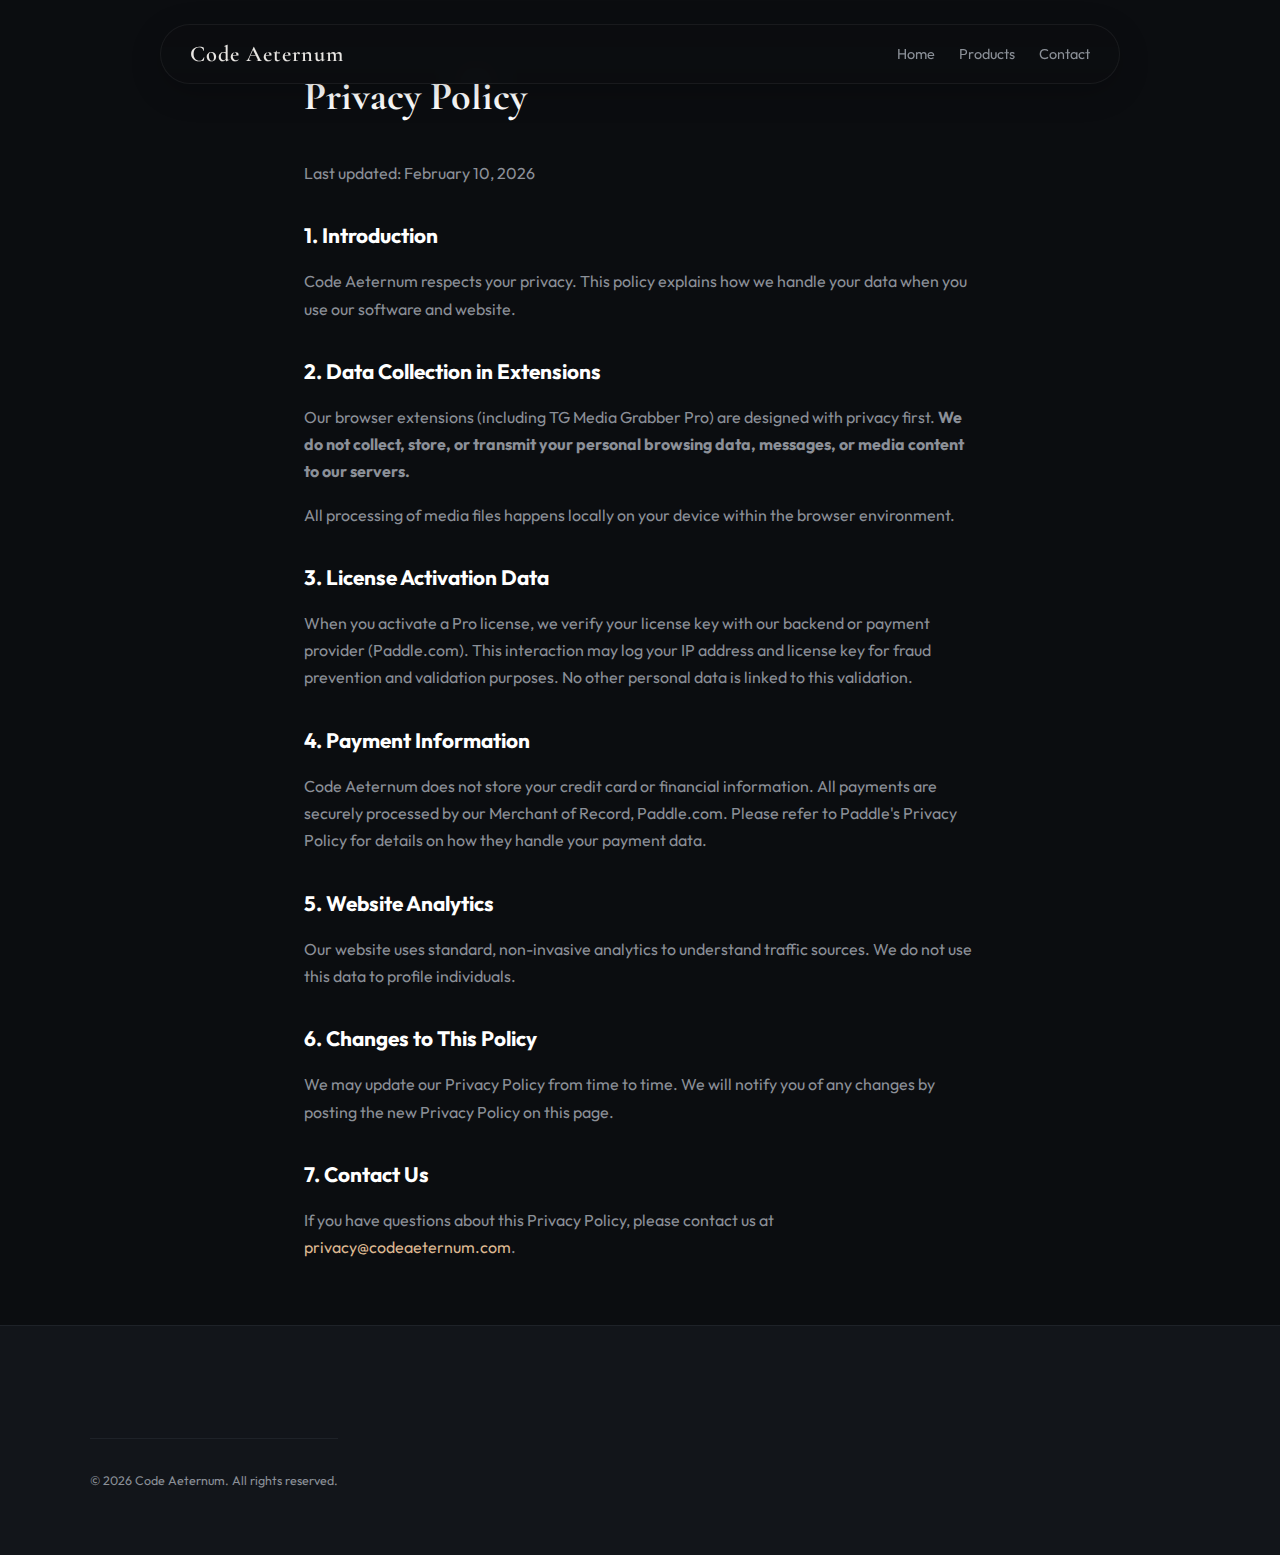
<file: privacy.html>
<!DOCTYPE html>
<html lang="en">

<head>
    <meta charset="UTF-8">
    <meta name="viewport" content="width=device-width, initial-scale=1.0">
    <title>Privacy Policy | Code Aeternum</title>
    <link rel="stylesheet" href="css/style.css">
</head>

<body>
    <header>
        <div class="logo">Code Aeternum</div>
        <nav>
            <a href="index.html">Home</a>
            <a href="index.html#products">Products</a>
            <a href="mailto:support@codeaeternum.com">Contact</a>
        </nav>
    </header>

    <div class="legal-content">
        <h1>Privacy Policy</h1>
        <p>Last updated: February 10, 2026</p>

        <h2>1. Introduction</h2>
        <p>Code Aeternum respects your privacy. This policy explains how we handle your data when you use our software
            and website.</p>

        <h2>2. Data Collection in Extensions</h2>
        <p>Our browser extensions (including TG Media Grabber Pro) are designed with privacy first. <strong>We do not
                collect, store, or transmit your personal browsing data, messages, or media content to our
                servers.</strong></p>
        <p>All processing of media files happens locally on your device within the browser environment.</p>

        <h2>3. License Activation Data</h2>
        <p>When you activate a Pro license, we verify your license key with our backend or payment provider
            (Paddle.com). This interaction may log your IP address and license key for fraud prevention and validation
            purposes. No other personal data is linked to this validation.</p>

        <h2>4. Payment Information</h2>
        <p>Code Aeternum does not store your credit card or financial information. All payments are securely processed
            by our Merchant of Record, Paddle.com. Please refer to Paddle's Privacy Policy for details on how they
            handle your payment data.</p>

        <h2>5. Website Analytics</h2>
        <p>Our website uses standard, non-invasive analytics to understand traffic sources. We do not use this data to
            profile individuals.</p>

        <h2>6. Changes to This Policy</h2>
        <p>We may update our Privacy Policy from time to time. We will notify you of any changes by posting the new
            Privacy Policy on this page.</p>

        <h2>7. Contact Us</h2>
        <p>If you have questions about this Privacy Policy, please contact us at <a
                href="mailto:privacy@codeaeternum.com">privacy@codeaeternum.com</a>.</p>
    </div>

    <footer>
        <div class="footer-content">
            <div class="copyright">
                &copy; 2026 Code Aeternum. All rights reserved.
            </div>
        </div>
    </footer>
</body>

</html>
</file>
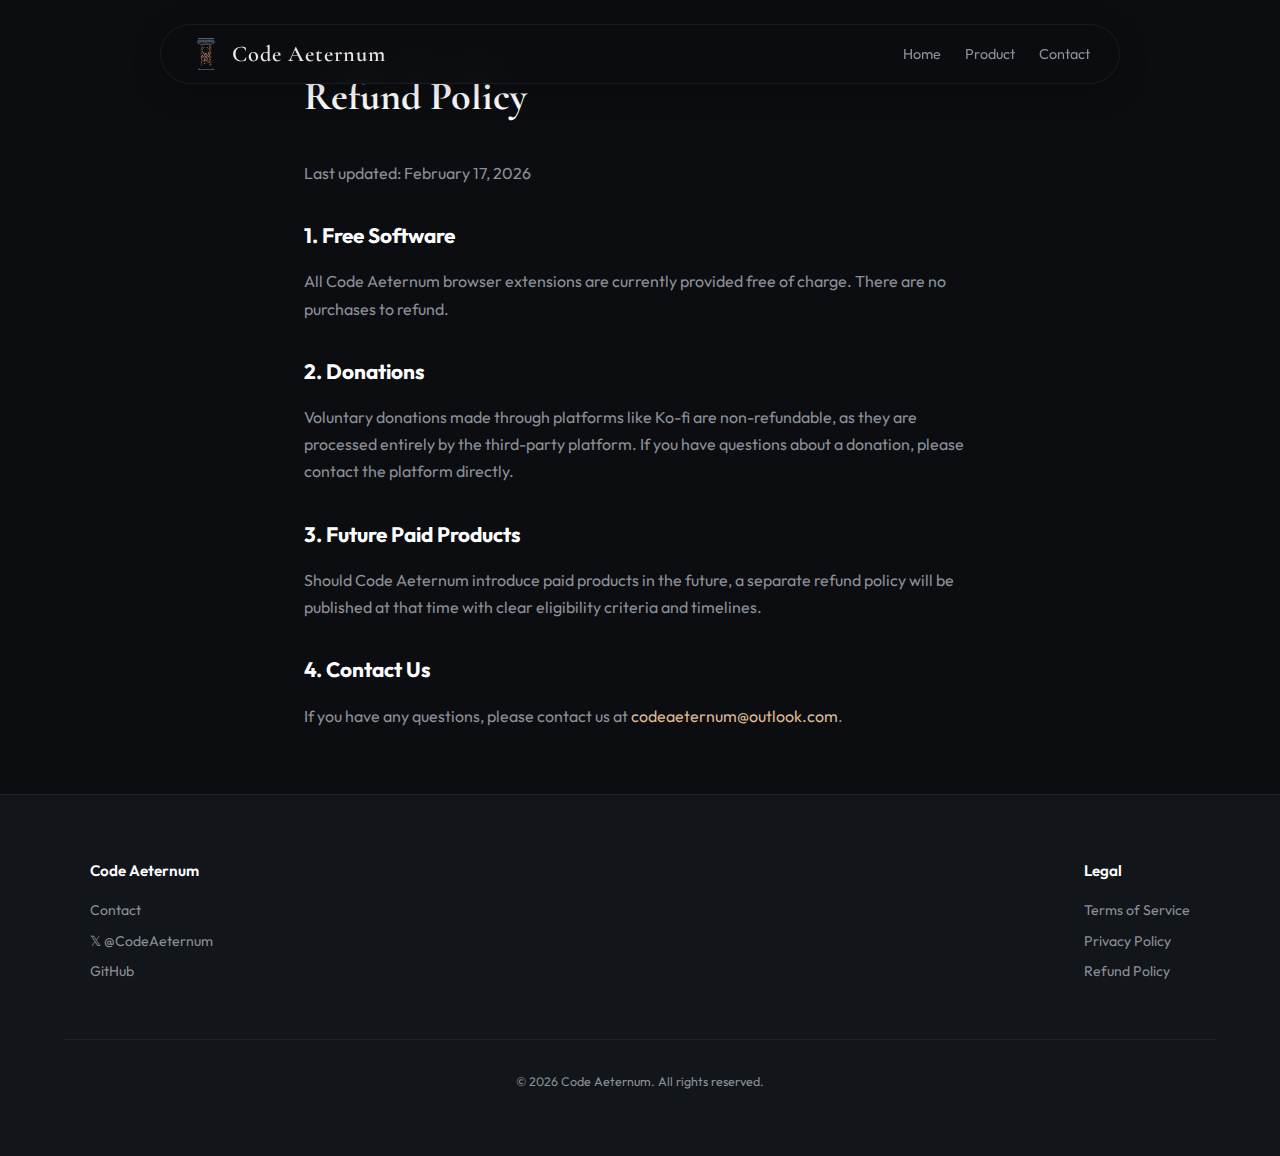
<file: refund-policy.html>
<!DOCTYPE html>
<html lang="en">

<head>
    <meta charset="UTF-8">
    <meta name="viewport" content="width=device-width, initial-scale=1.0">
    <title>Refund Policy | Code Aeternum</title>
    <link rel="icon" type="image/png" href="img/favicon.png">
    <link rel="stylesheet" href="css/style.css?v=2.0">
</head>

<body>
    <header>
        <a href="index.html" class="logo">
            <img src="img/logo-sin-nombre32x32.png" alt="Code Aeternum" width="32" height="32">
            Code Aeternum
        </a>
        <nav>
            <a href="index.html">Home</a>
            <a href="index.html#product">Product</a>
            <a href="mailto:codeaeternum@outlook.com">Contact</a>
        </nav>
    </header>

    <div class="legal-content">
        <h1>Refund Policy</h1>
        <p>Last updated: February 17, 2026</p>

        <h2>1. Free Software</h2>
        <p>All Code Aeternum browser extensions are currently provided free of charge. There are no purchases to
            refund.</p>

        <h2>2. Donations</h2>
        <p>Voluntary donations made through platforms like Ko-fi are non-refundable, as they are processed entirely by
            the third-party platform. If you have questions about a donation, please contact the platform directly.</p>

        <h2>3. Future Paid Products</h2>
        <p>Should Code Aeternum introduce paid products in the future, a separate refund policy will be published at
            that time with clear eligibility criteria and timelines.</p>

        <h2>4. Contact Us</h2>
        <p>If you have any questions, please contact us at <a
                href="mailto:codeaeternum@outlook.com">codeaeternum@outlook.com</a>.</p>
    </div>

    <footer>
        <div class="footer-content">
            <div class="footer-col">
                <h4>Code Aeternum</h4>
                <a href="mailto:codeaeternum@outlook.com">Contact</a>
                <a href="https://x.com/CodeAeternum" target="_blank">𝕏 @CodeAeternum</a>
                <a href="https://github.com/GalindoAsc" target="_blank">GitHub</a>
            </div>
            <div class="footer-col">
                <h4>Legal</h4>
                <a href="terms.html">Terms of Service</a>
                <a href="privacy.html">Privacy Policy</a>
                <a href="refund-policy.html">Refund Policy</a>
            </div>
        </div>
        <div class="copyright">
            &copy; 2026 Code Aeternum. All rights reserved.
        </div>
    </footer>
</body>

</html>
</file>
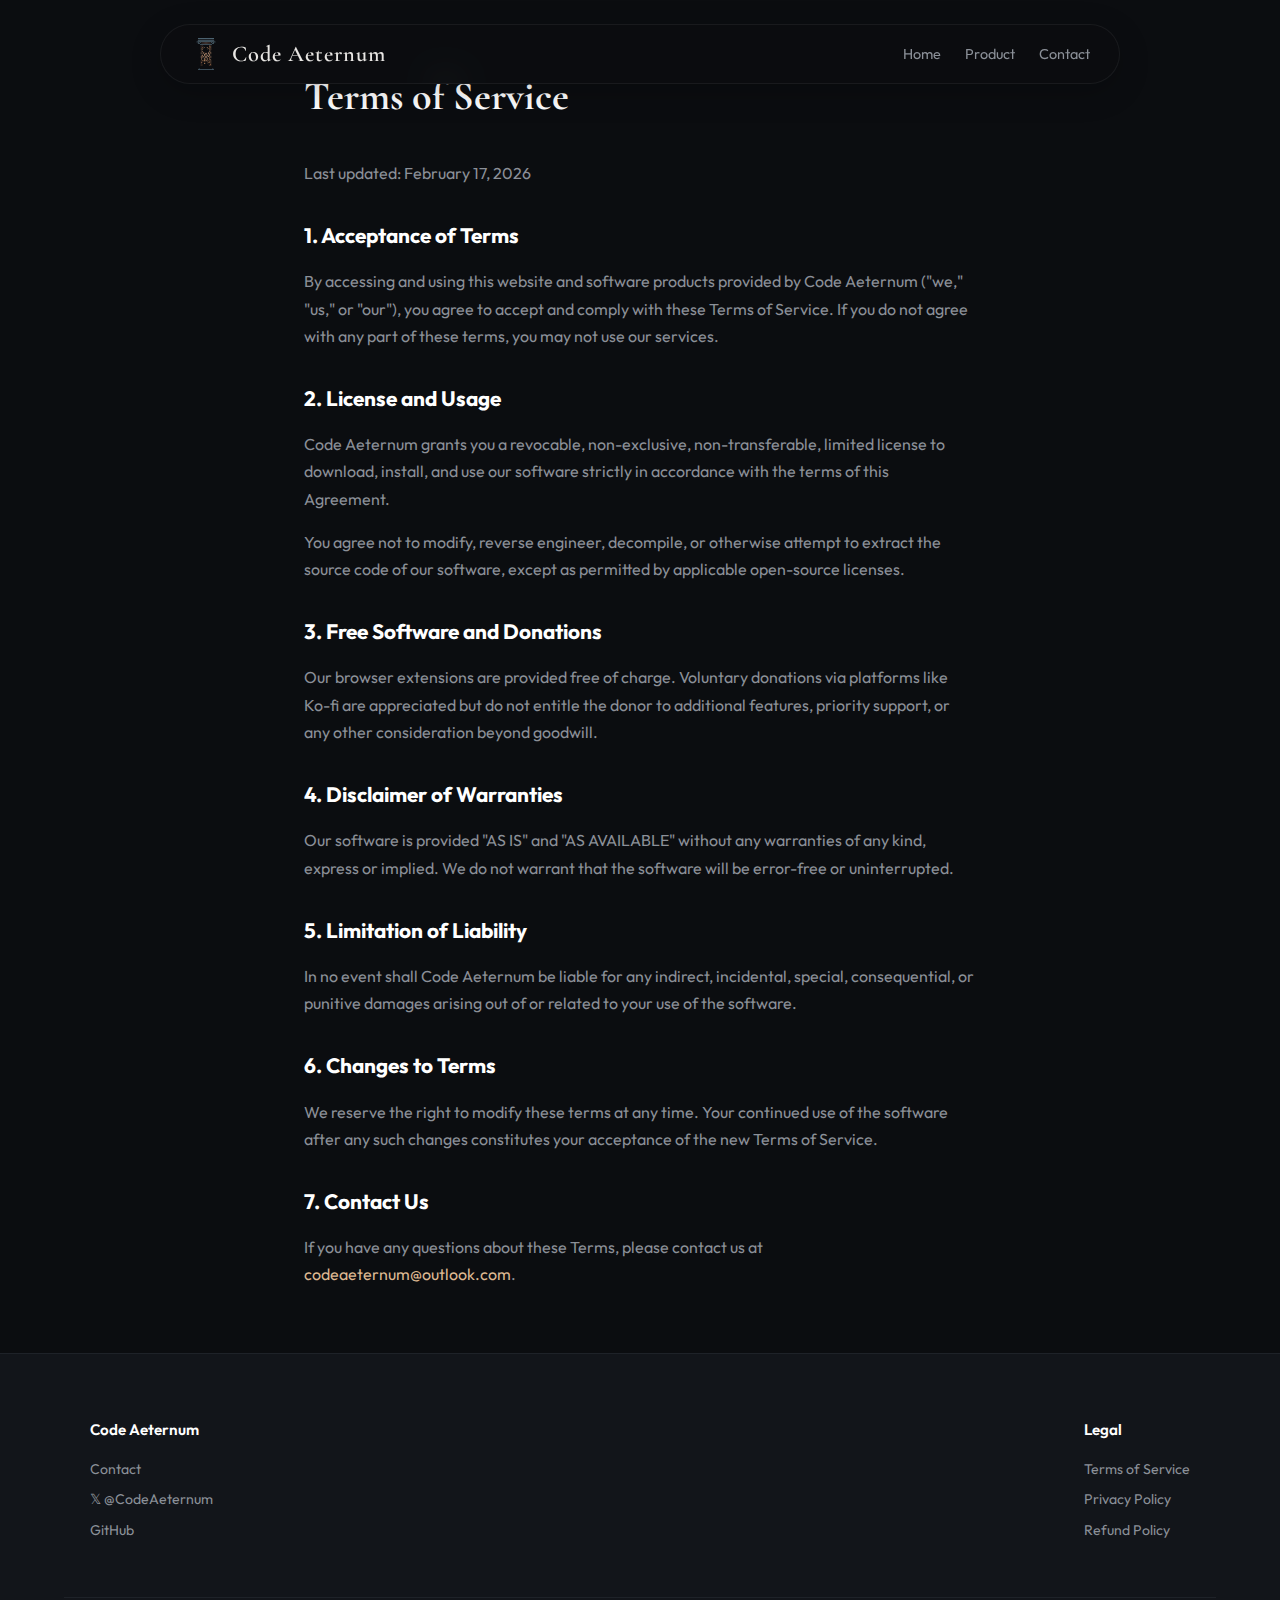
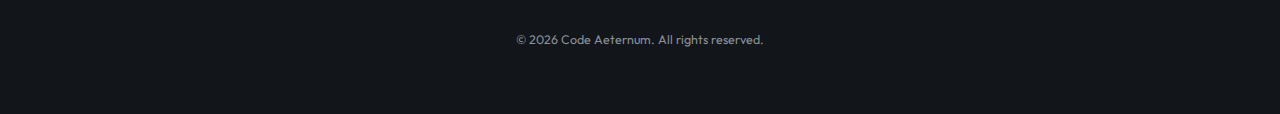
<file: terms.html>
<!DOCTYPE html>
<html lang="en">

<head>
    <meta charset="UTF-8">
    <meta name="viewport" content="width=device-width, initial-scale=1.0">
    <title>Terms of Service | Code Aeternum</title>
    <link rel="icon" type="image/png" href="img/favicon.png">
    <link rel="stylesheet" href="css/style.css">
</head>

<body>
    <header>
        <a href="index.html" class="logo">
            <img src="img/logo-sin-nombre32x32.png" alt="Code Aeternum" width="32" height="32">
            Code Aeternum
        </a>
        <nav>
            <a href="index.html">Home</a>
            <a href="index.html#product">Product</a>
            <a href="mailto:codeaeternum@outlook.com">Contact</a>
        </nav>
    </header>

    <div class="legal-content">
        <h1>Terms of Service</h1>
        <p>Last updated: February 17, 2026</p>

        <h2>1. Acceptance of Terms</h2>
        <p>By accessing and using this website and software products provided by Code Aeternum ("we," "us," or "our"),
            you agree to accept and comply with these Terms of Service. If you do not agree with any part of these
            terms, you may not use our services.</p>

        <h2>2. License and Usage</h2>
        <p>Code Aeternum grants you a revocable, non-exclusive, non-transferable, limited license to download, install,
            and use our software strictly in accordance with the terms of this Agreement.</p>
        <p>You agree not to modify, reverse engineer, decompile, or otherwise attempt to extract the source code of our
            software, except as permitted by applicable open-source licenses.</p>

        <h2>3. Free Software and Donations</h2>
        <p>Our browser extensions are provided free of charge. Voluntary donations via platforms like Ko-fi are
            appreciated but do not entitle the donor to additional features, priority support, or any other
            consideration beyond goodwill.</p>

        <h2>4. Disclaimer of Warranties</h2>
        <p>Our software is provided "AS IS" and "AS AVAILABLE" without any warranties of any kind, express or implied.
            We do not warrant that the software will be error-free or uninterrupted.</p>

        <h2>5. Limitation of Liability</h2>
        <p>In no event shall Code Aeternum be liable for any indirect, incidental, special, consequential, or punitive
            damages arising out of or related to your use of the software.</p>

        <h2>6. Changes to Terms</h2>
        <p>We reserve the right to modify these terms at any time. Your continued use of the software after any such
            changes constitutes your acceptance of the new Terms of Service.</p>

        <h2>7. Contact Us</h2>
        <p>If you have any questions about these Terms, please contact us at <a
                href="mailto:codeaeternum@outlook.com">codeaeternum@outlook.com</a>.</p>
    </div>

    <footer>
        <div class="footer-content">
            <div class="footer-col">
                <h4>Code Aeternum</h4>
                <a href="mailto:codeaeternum@outlook.com">Contact</a>
                <a href="https://x.com/CodeAeternum" target="_blank">𝕏 @CodeAeternum</a>
                <a href="https://github.com/GalindoAsc" target="_blank">GitHub</a>
            </div>
            <div class="footer-col">
                <h4>Legal</h4>
                <a href="terms.html">Terms of Service</a>
                <a href="privacy.html">Privacy Policy</a>
                <a href="refund-policy.html">Refund Policy</a>
            </div>
        </div>
        <div class="copyright">
            &copy; 2026 Code Aeternum. All rights reserved.
        </div>
    </footer>
</body>

</html>
</file>
<file: css/style.css>
/* Code Aeternum — Premium Design System */
/* Palette inspired by the column+circuit logo: slate teal + copper/bronze */

@import url('https://fonts.googleapis.com/css2?family=Outfit:wght@300;400;500;600;700&family=Cormorant+Garamond:wght@400;500;600&display=swap');

:root {
    --bg-dark: #0b0d10;
    --bg-card: #12151a;
    --bg-card-hover: #181c24;
    --primary: #c9956b;
    --primary-light: #ddb892;
    --primary-glow: rgba(201, 149, 107, 0.35);
    --accent: #5a7a8a;
    --accent-light: #7ba3b5;
    --text-main: #e8e6e3;
    --text-muted: #8b9098;
    --border: #1e2228;
    --border-hover: #2a3040;
    --gradient: linear-gradient(135deg, #c9956b 0%, #b87333 50%, #ddb892 100%);
    --gradient-accent: linear-gradient(135deg, #5a7a8a 0%, #7ba3b5 100%);
    --gradient-hero: radial-gradient(ellipse at 50% 0%, rgba(201, 149, 107, 0.08) 0%, transparent 60%),
        radial-gradient(ellipse at 80% 50%, rgba(90, 122, 138, 0.06) 0%, transparent 50%);
}

* {
    margin: 0;
    padding: 0;
    box-sizing: border-box;
}

html {
    scroll-behavior: smooth;
}

body {
    background-color: var(--bg-dark);
    color: var(--text-main);
    font-family: 'Outfit', sans-serif;
    line-height: 1.6;
    overflow-x: hidden;
}

/* ─── Utility ─── */
.gradient-text {
    background: var(--gradient);
    -webkit-background-clip: text;
    background-clip: text;
    -webkit-text-fill-color: transparent;
}

.accent-text {
    color: var(--accent-light);
}

/* ─── Animations ─── */
@keyframes fade-up {
    from {
        opacity: 0;
        transform: translateY(30px);
    }

    to {
        opacity: 1;
        transform: translateY(0);
    }
}

@keyframes float {

    0%,
    100% {
        transform: translateY(0);
    }

    50% {
        transform: translateY(-10px);
    }
}

@keyframes pulse-glow {

    0%,
    100% {
        box-shadow: 0 0 20px var(--primary-glow);
    }

    50% {
        box-shadow: 0 0 40px var(--primary-glow), 0 0 80px rgba(201, 149, 107, 0.1);
    }
}

@keyframes shimmer {
    0% {
        background-position: -200% center;
    }

    100% {
        background-position: 200% center;
    }
}

.reveal {
    opacity: 0;
    transform: translateY(30px);
    transition: opacity 0.8s ease, transform 0.8s ease;
}

.reveal.visible {
    opacity: 1;
    transform: translateY(0);
}

/* ─── Header ─── */
header {
    position: fixed;
    top: 1.5rem;
    left: 50%;
    transform: translateX(-50%);
    width: 90%;
    max-width: 960px;
    background: rgba(11, 13, 16, 0.7);
    backdrop-filter: blur(16px);
    -webkit-backdrop-filter: blur(16px);
    border: 1px solid rgba(255, 255, 255, 0.06);
    border-radius: 100px;
    padding: 0.7rem 1.8rem;
    z-index: 1000;
    display: flex;
    justify-content: space-between;
    align-items: center;
    box-shadow: 0 8px 32px rgba(0, 0, 0, 0.2);
}

.logo {
    font-family: 'Cormorant Garamond', serif;
    font-size: 1.4rem;
    font-weight: 600;
    letter-spacing: 1px;
    color: var(--text-main);
    text-decoration: none;
    display: flex;
    align-items: center;
    gap: 10px;
    transition: color 0.3s;
}

.logo:hover {
    color: var(--primary-light);
}

.logo img {
    border-radius: 8px;
    transition: transform 0.3s;
}

.logo:hover img {
    transform: scale(1.05);
}

nav {
    display: flex;
    align-items: center;
    gap: 0;
}

nav a {
    color: var(--text-muted);
    text-decoration: none;
    margin-left: 1.5rem;
    font-size: 0.9rem;
    font-weight: 400;
    transition: color 0.3s;
    position: relative;
}

nav a:hover {
    color: var(--text-main);
}

nav a::after {
    content: '';
    position: absolute;
    bottom: -4px;
    left: 0;
    width: 0;
    height: 1.5px;
    background: var(--gradient);
    transition: width 0.3s;
}

nav a:hover::after {
    width: 100%;
}

.lang-switch {
    border: 1px solid var(--border);
    padding: 0.3rem 0.8rem;
    border-radius: 20px;
    font-size: 0.85rem;
    transition: all 0.3s;
}

.lang-switch:hover {
    background: var(--border-hover);
    color: white;
    border-color: var(--accent);
}

.lang-switch::after {
    display: none !important;
}

/* ─── Hero ─── */
.hero {
    padding: 8rem 5% 6rem;
    text-align: center;
    max-width: 1000px;
    margin: 0 auto;
    position: relative;
}

.hero::before {
    content: '';
    position: absolute;
    top: 0;
    left: 50%;
    transform: translateX(-50%);
    width: 600px;
    height: 600px;
    background: radial-gradient(circle, rgba(201, 149, 107, 0.12) 0%, rgba(90, 122, 138, 0.06) 40%, transparent 70%);
    pointer-events: none;
    z-index: -1;
    border-radius: 50%;
    filter: blur(60px);
}

/* Entrance animation */
@keyframes hero-in {
    from {
        opacity: 0;
        transform: translateY(24px);
    }

    to {
        opacity: 1;
        transform: translateY(0);
    }
}

.hero>* {
    animation: hero-in 0.9s ease both;
}

.hero>*:nth-child(1) {
    animation-delay: 0.1s;
}

.hero>*:nth-child(2) {
    animation-delay: 0.25s;
}

.hero>*:nth-child(3) {
    animation-delay: 0.4s;
}

.hero>*:nth-child(4) {
    animation-delay: 0.55s;
}



.hero-badge {
    display: inline-block;
    background: rgba(201, 149, 107, 0.1);
    border: 1px solid rgba(201, 149, 107, 0.2);
    color: var(--primary-light);
    padding: 0.35rem 1.2rem;
    border-radius: 50px;
    font-size: 0.8rem;
    font-weight: 500;
    letter-spacing: 1.5px;
    text-transform: uppercase;
    margin-bottom: 2rem;
}

.hero h1 {
    font-family: 'Cormorant Garamond', serif;
    font-size: 4rem;
    font-weight: 600;
    line-height: 1.15;
    margin-bottom: 1.5rem;
    color: #fff;
}

.hero h1 br {
    display: block;
}

.hero p {
    color: var(--text-muted);
    font-size: 1.15rem;
    max-width: 560px;
    margin: 0 auto 3rem;
    line-height: 1.7;
}

/* ─── Buttons ─── */
.cta-button {
    display: inline-flex;
    align-items: center;
    gap: 8px;
    padding: 0.9rem 2.2rem;
    background: var(--gradient);
    color: #1a1a1a;
    text-decoration: none;
    border-radius: 50px;
    font-weight: 600;
    font-size: 0.95rem;
    transition: transform 0.25s, box-shadow 0.25s;
    box-shadow: 0 0 20px var(--primary-glow);
    border: none;
    cursor: pointer;
}

.cta-button:hover {
    transform: translateY(-2px);
    box-shadow: 0 0 40px var(--primary-glow);
}

.cta-secondary {
    background: transparent;
    border: 1px solid var(--border);
    color: var(--text-main);
    box-shadow: none;
}

.cta-secondary:hover {
    border-color: var(--primary);
    box-shadow: 0 0 20px rgba(201, 149, 107, 0.15);
}

.hero-actions {
    display: flex;
    justify-content: center;
    gap: 1rem;
    flex-wrap: wrap;
}

/* ─── Featured Product ─── */
.featured {
    padding: 5rem 5%;
    max-width: 1100px;
    margin: 0 auto;
}

.featured-inner {
    display: grid;
    grid-template-columns: 1.2fr 0.8fr;
    gap: 4rem;
    align-items: center;
    background: var(--bg-card);
    border: 1px solid var(--border);
    border-radius: 24px;
    padding: 3rem;
    transition: border-color 0.3s;
}

.featured-inner:hover {
    border-color: var(--border-hover);
}

.featured-content {
    display: block;
}

.featured-badge {
    display: inline-block;
    background: rgba(90, 122, 138, 0.15);
    border: 1px solid rgba(90, 122, 138, 0.25);
    color: var(--accent-light);
    padding: 0.3rem 1rem;
    border-radius: 50px;
    font-size: 0.75rem;
    font-weight: 600;
    letter-spacing: 1px;
    text-transform: uppercase;
    margin-bottom: 1.5rem;
}

.featured-content h2 {
    font-family: 'Cormorant Garamond', serif;
    font-size: 2.4rem;
    font-weight: 600;
    margin-bottom: 1rem;
    color: #fff;
}

.featured-content p {
    color: var(--text-muted);
    font-size: 1rem;
    line-height: 1.7;
    margin-bottom: 2rem;
}

.featured-stats {
    display: flex;
    gap: 2rem;
    margin-bottom: 2rem;
    flex-wrap: wrap;
}

.stat {
    text-align: center;
    min-width: 70px;
}

.stat-value {
    display: block;
    font-size: 1.6rem;
    font-weight: 700;
    background: var(--gradient);
    -webkit-background-clip: text;
    background-clip: text;
    -webkit-text-fill-color: transparent;
}

.stat-label {
    display: block;
    font-size: 0.75rem;
    color: var(--text-muted);
    text-transform: uppercase;
    letter-spacing: 0.5px;
    margin-top: 0.2rem;
}

.featured-screenshot {
    display: flex;
    align-items: center;
    justify-content: center;
}

.featured-screenshot img {
    width: 100%;
    max-width: 200px;
    border-radius: 28px;
    box-shadow: 0 8px 40px rgba(0, 0, 0, 0.4),
        0 0 0 1px rgba(201, 149, 107, 0.08);
    transition: transform 0.4s;
    animation: float 4s ease-in-out infinite;
}

.featured-screenshot img:hover {
    transform: translateY(-4px);
}

/* ─── Features Marquee ─── */
.features-marquee {
    padding: 1.5rem 0;
    overflow: hidden;
    border-top: 1px solid var(--border);
    border-bottom: 1px solid var(--border);
    background: rgba(18, 21, 26, 0.5);
}

.marquée-track,
.marquee-track {
    display: flex;
    gap: 3rem;
    animation: scroll-x 30s linear infinite;
    width: max-content;
}

.marquee-item {
    display: flex;
    align-items: center;
    gap: 0.6rem;
    font-size: 0.9rem;
    color: var(--text-muted);
    white-space: nowrap;
    flex-shrink: 0;
}

.marquee-item .icon {
    font-size: 1.2rem;
}

@keyframes scroll-x {
    0% {
        transform: translateX(0);
    }

    100% {
        transform: translateX(-50%);
    }
}

/* ─── Values / About ─── */
.values {
    padding: 6rem 5%;
    max-width: 1000px;
    margin: 0 auto;
    text-align: center;
}

.values h2 {
    font-family: 'Cormorant Garamond', serif;
    font-size: 2.4rem;
    font-weight: 600;
    margin-bottom: 1rem;
    color: #fff;
}

.values>p {
    color: var(--text-muted);
    font-size: 1.05rem;
    max-width: 600px;
    margin: 0 auto 3rem;
}

.values-grid {
    display: grid;
    grid-template-columns: repeat(3, 1fr);
    gap: 1.5rem;
}

.value-card {
    background: var(--bg-card);
    border: 1px solid var(--border);
    border-radius: 16px;
    padding: 2rem 1.5rem;
    text-align: left;
    transition: transform 0.3s, border-color 0.3s, box-shadow 0.3s;
}

.value-card:hover {
    transform: translateY(-4px);
    border-color: rgba(201, 149, 107, 0.3);
    box-shadow: 0 8px 32px rgba(201, 149, 107, 0.08);
}

.value-icon {
    width: 44px;
    height: 44px;
    border-radius: 12px;
    background: rgba(201, 149, 107, 0.1);
    display: flex;
    align-items: center;
    justify-content: center;
    font-size: 1.3rem;
    margin-bottom: 1.2rem;
}

.value-card h3 {
    font-size: 1.05rem;
    font-weight: 600;
    margin-bottom: 0.5rem;
    color: #fff;
}

.value-card p {
    color: var(--text-muted);
    font-size: 0.88rem;
    line-height: 1.55;
}

/* ─── Support / Ko-fi ─── */
.support {
    padding: 5rem 5%;
    max-width: 700px;
    margin: 0 auto;
    text-align: center;
}

.support h2 {
    font-family: 'Cormorant Garamond', serif;
    font-size: 2rem;
    font-weight: 600;
    margin-bottom: 0.8rem;
    color: #fff;
}

.support>p {
    color: var(--text-muted);
    font-size: 1rem;
    margin-bottom: 2rem;
}

.support-btns {
    display: flex;
    justify-content: center;
    gap: 1rem;
    flex-wrap: nowrap;
}

.support-btn {
    display: inline-flex;
    align-items: center;
    gap: 0.5rem;
    padding: 0.75rem 1.6rem;
    border-radius: 50px;
    text-decoration: none;
    font-weight: 600;
    font-size: 0.9rem;
    transition: transform 0.2s, box-shadow 0.2s;
}

.support-btn:hover {
    transform: translateY(-2px);
}

.kofi-btn {
    background: linear-gradient(135deg, #ff5e5b, #ff7b54);
    color: #fff;
    box-shadow: 0 0 20px rgba(255, 94, 91, 0.25);
}

.kofi-btn:hover {
    box-shadow: 0 0 40px rgba(255, 94, 91, 0.35);
}

.github-btn {
    background: var(--bg-card);
    color: var(--text-main);
    border: 1px solid var(--border);
}

.github-btn:hover {
    border-color: var(--accent);
    box-shadow: 0 0 20px rgba(90, 122, 138, 0.2);
}

/* ─── Footer ─── */
footer {
    border-top: 1px solid var(--border);
    padding: 4rem 5%;
    margin-top: 2rem;
    background: var(--bg-card);
}

.footer-content {
    max-width: 1100px;
    margin: 0 auto;
    display: flex;
    justify-content: space-between;
    flex-wrap: wrap;
    gap: 2rem;
}

.footer-col h4 {
    margin-bottom: 1rem;
    color: white;
    font-size: 0.95rem;
    font-weight: 600;
}

.footer-col a {
    display: block;
    color: var(--text-muted);
    text-decoration: none;
    margin-bottom: 0.5rem;
    font-size: 0.88rem;
    transition: color 0.3s;
}

.footer-col a:hover {
    color: var(--primary-light);
}

.copyright {
    text-align: center;
    margin-top: 3rem;
    color: var(--text-muted);
    font-size: 0.78rem;
    border-top: 1px solid var(--border);
    padding-top: 2rem;
}

/* ─── Responsive ─── */
@media (max-width: 768px) {
    header {
        position: sticky;
        top: 0;
        left: 0;
        transform: none;
        width: 100%;
        max-width: 100%;
        border-radius: 0;
        border: none;
        border-bottom: 1px solid var(--border);
        background: rgba(11, 13, 16, 0.95);
        flex-direction: column;
        gap: 0.8rem;
        padding: 0.8rem 5%;
    }

    nav {
        flex-wrap: wrap;
        justify-content: center;
    }

    nav a {
        margin-left: 0.8rem;
        margin-right: 0.8rem;
        font-size: 0.85rem;
    }

    .hero {
        padding: 6rem 5% 4rem;
    }

    .hero h1 {
        font-size: 2.4rem;
    }

    .hero p {
        font-size: 1rem;
    }

    .hero-logo {
        width: 72px;
    }

    .featured-inner {
        grid-template-columns: 1fr;
        gap: 2rem;
        padding: 2rem;
    }

    .featured-screenshot {
        order: -1;
    }

    .values-grid {
        grid-template-columns: 1fr;
    }

    .footer-content {
        flex-direction: column;
        text-align: center;
    }
}

@media (max-width: 480px) {
    .hero h1 {
        font-size: 1.9rem;
    }

    .featured-content h2 {
        font-size: 1.8rem;
    }

    .hero-actions {
        flex-direction: column;
        align-items: center;
    }
}

/* ─── Legal Pages ─── */
.legal-content {
    max-width: 800px;
    margin: 4rem auto;
    padding: 0 5%;
}

.legal-content h1 {
    font-family: 'Cormorant Garamond', serif;
    margin-bottom: 2rem;
    font-size: 2.5rem;
    color: #fff;
}

.legal-content h2 {
    margin-top: 2rem;
    margin-bottom: 1rem;
    color: #fff;
    font-size: 1.3rem;
}

.legal-content p,
.legal-content li {
    color: var(--text-muted);
    margin-bottom: 1rem;
    line-height: 1.7;
}

.legal-content ul {
    padding-left: 1.5rem;
    margin-bottom: 1rem;
}

.legal-content a {
    color: var(--primary-light);
    text-decoration: none;
}

.legal-content a:hover {
    text-decoration: underline;
}

/* ─── Section Title (shared) ─── */
.section-title {
    text-align: center;
    margin-bottom: 3rem;
    font-family: 'Cormorant Garamond', serif;
    font-size: 2rem;
    font-weight: 600;
    color: #fff;
}
</file>
